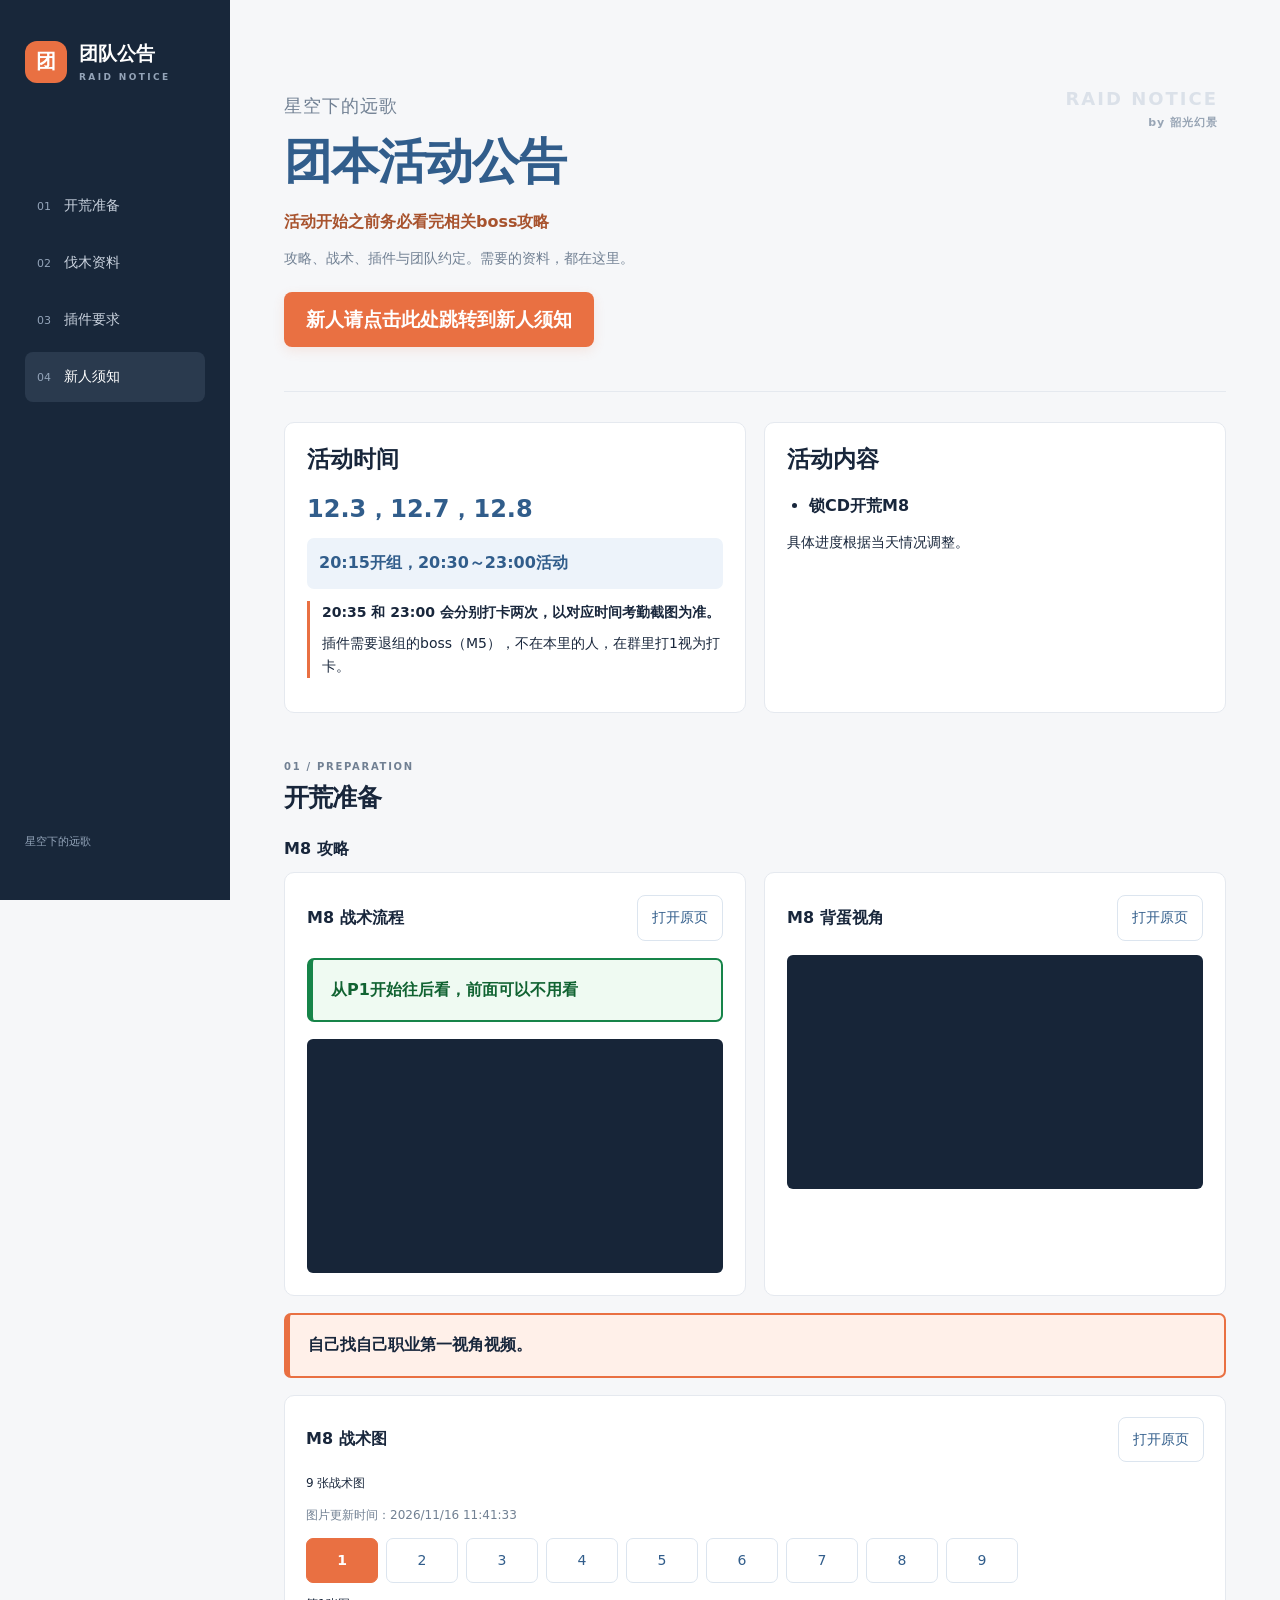
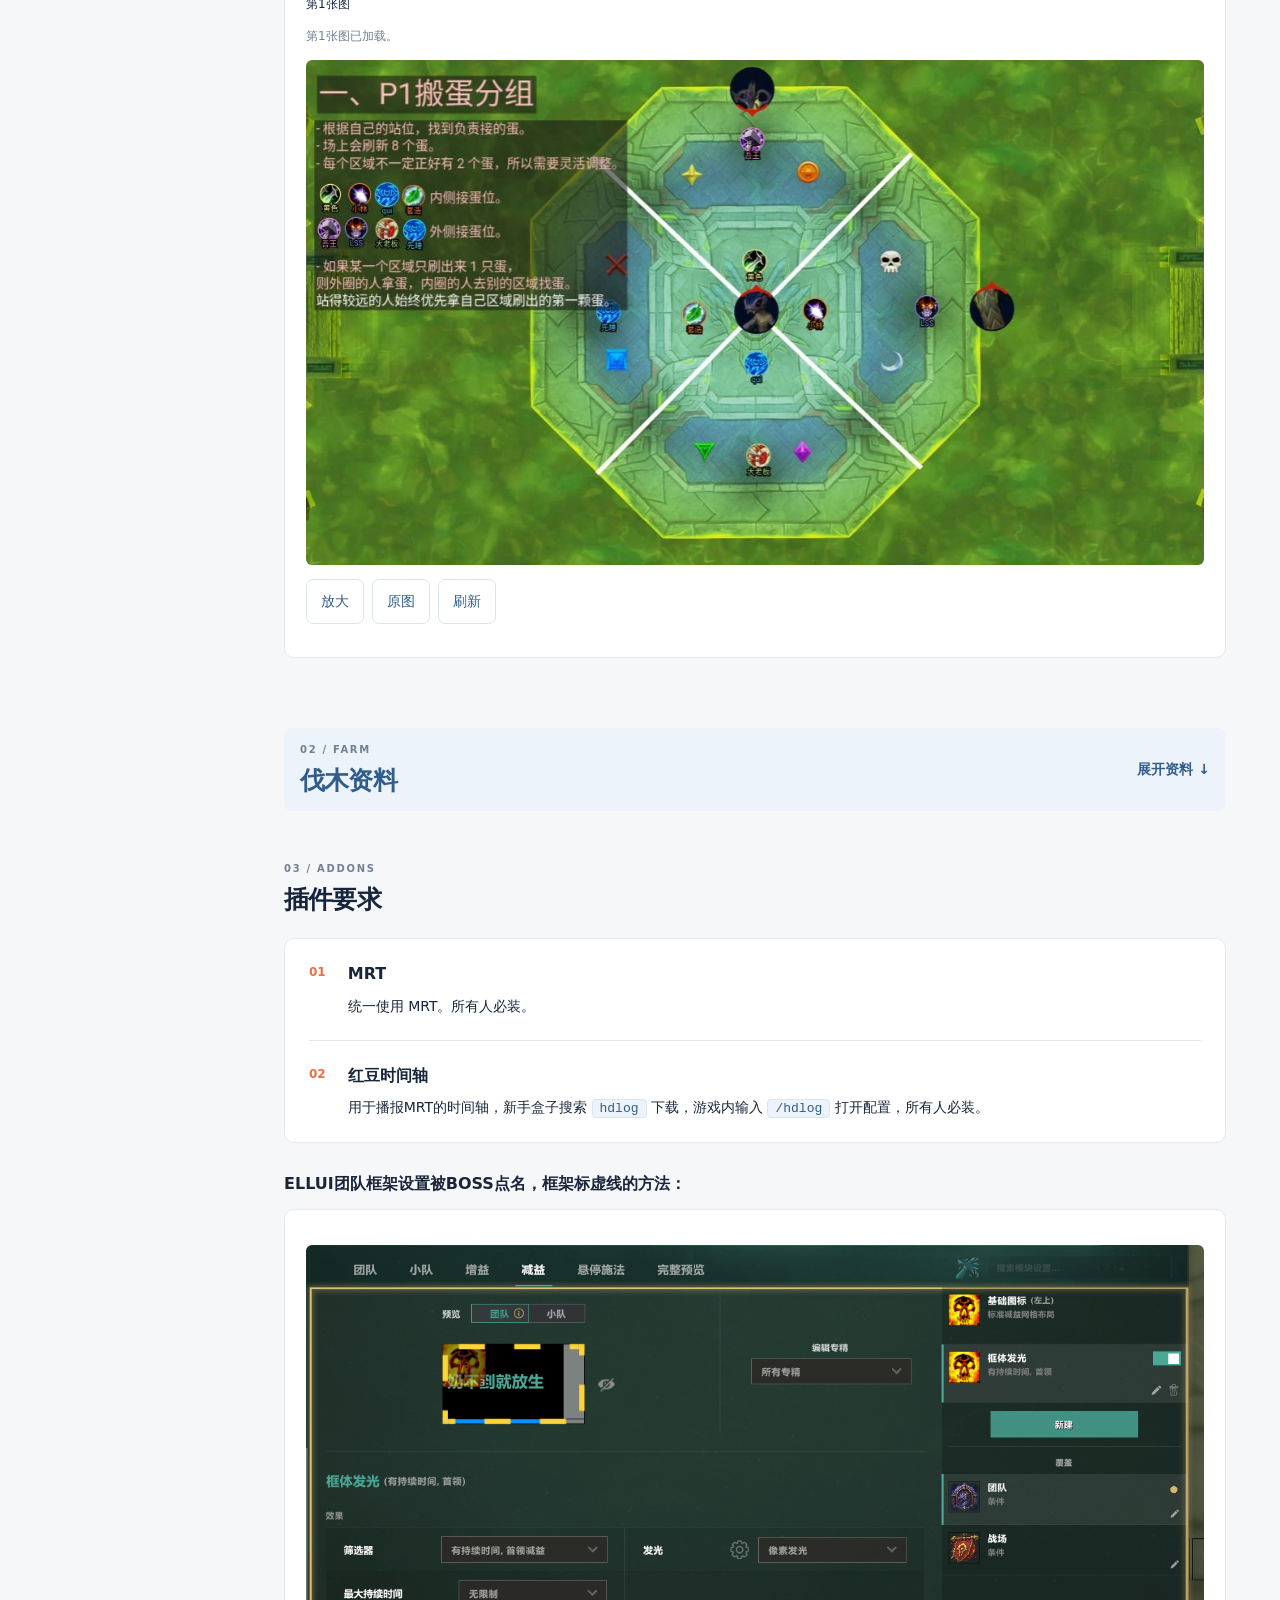
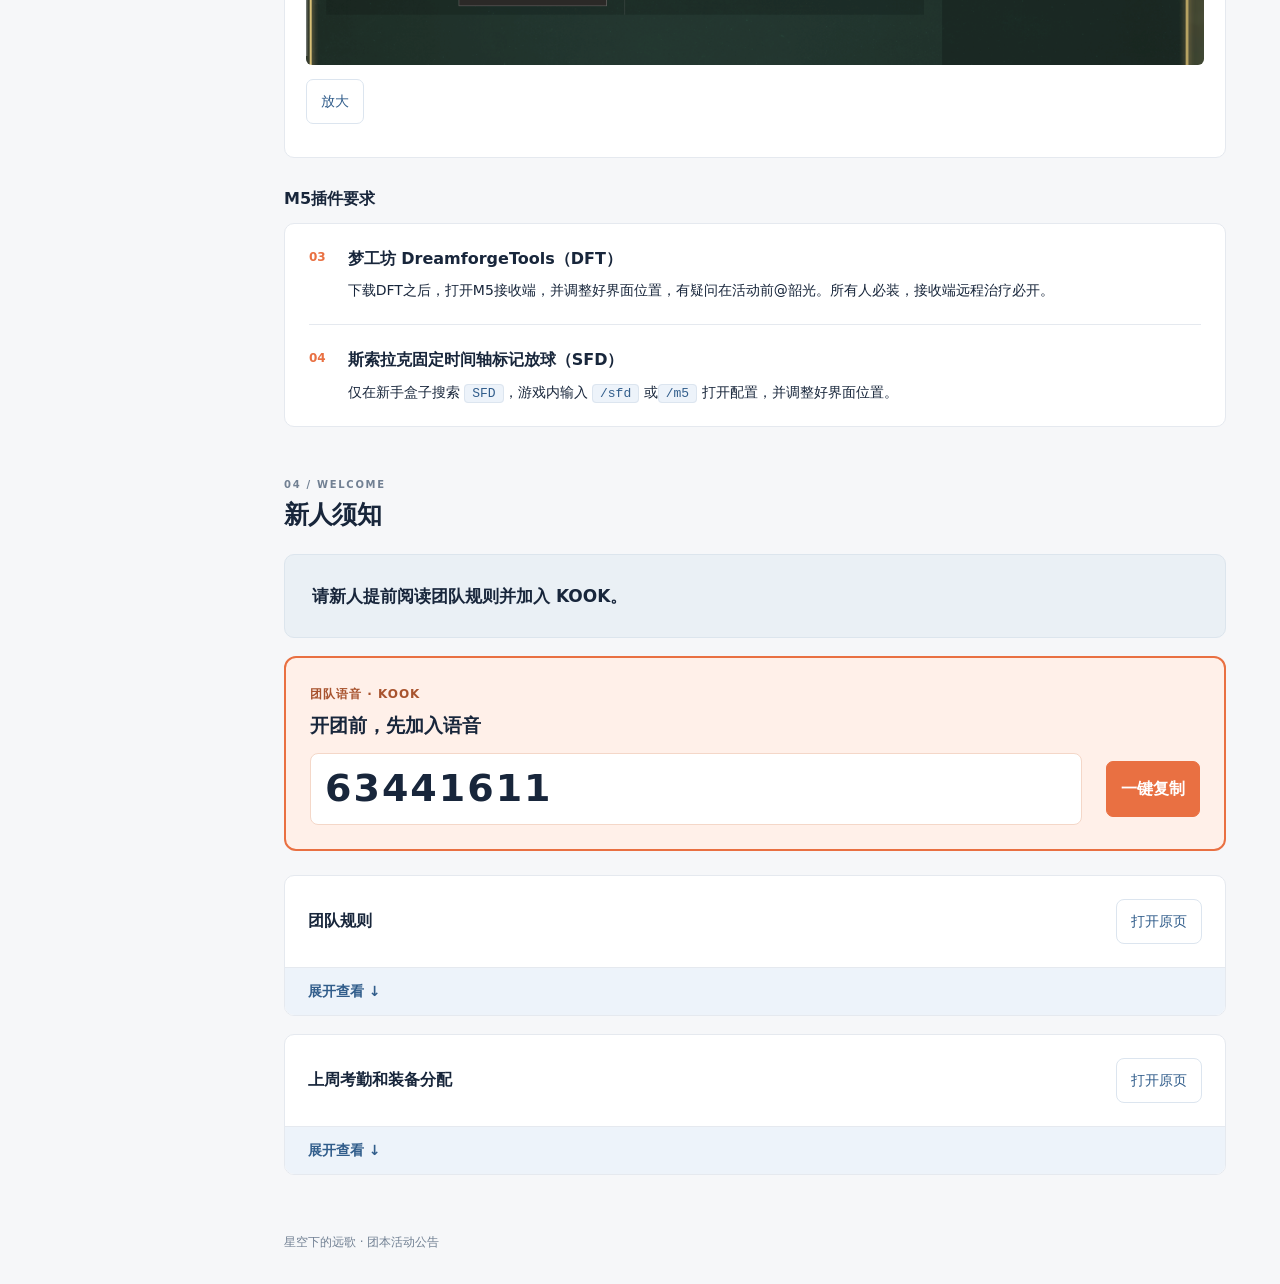
<file: index.html>
<!DOCTYPE html>

<html lang="zh-CN"><head><meta charset="utf-8"/><meta content="width=device-width,initial-scale=1" name="viewport"/><meta content="RaidNotice 团队公告：开荒准备、战术图、插件要求和新人须知。" name="description"/><title>wow星空下的远歌·团本活动公告</title><link href="style.css?v=20261110-m8-preparation" rel="stylesheet"/></head><body>
<aside class="sidebar"><div class="brand"><span class="brand-mark"><span class="brand-glyph">团</span></span><div>团队公告<small>RAID NOTICE</small></div></div><nav aria-label="公告章节"><a class="active" href="#preparation"><span>01</span> 开荒准备</a><a href="#farm"><span>02</span> 伐木资料</a><a href="#addons"><span>03</span> 插件要求</a><a href="#newcomers"><span>04</span> 新人须知</a></nav><p class="sidebar-foot">星空下的远歌</p></aside>
<main id="top"><header class="hero"><h1><small class="team-name">星空下的远歌</small><span class="activity-title">团本活动公告</span></h1><p class="hero-reminder">活动开始之前务必看完相关boss攻略</p><p>攻略、战术、插件与团队约定。需要的资料，都在这里。</p><a class="newcomer-jump" href="#newcomers">新人请点击此处跳转到新人须知</a><div aria-hidden="true" class="hero-index">RAID NOTICE<small>by 韶光幻景</small></div></header><section aria-label="活动安排" class="activity-overview"><article class="activity-card"><h2>活动时间</h2><p class="activity-dates" id="activity-dates">10.15，10.19，10.20</p><p class="activity-hours">20:15开组，20:30～23:00活动</p><p class="attendance-rule"><strong>20:35 和 23:00 会分别打卡两次，以对应时间考勤截图为准。</strong>插件需要退组的boss（M5），不在本里的人，在群里打1视为打卡。</p></article><article class="activity-card"><h2>活动内容</h2><ul><li>锁CD开荒M8</li></ul><p>具体进度根据当天情况调整。</p></article></section><section class="section" id="preparation"><div class="section-heading"><div><div class="section-num">01 / PREPARATION</div><h2>开荒准备</h2></div></div><h3>M8 攻略</h3><div class="videos">
<article class="video-card"><div class="card-heading"><h3>M8 战术流程</h3><a class="button original-button" href="https://www.bilibili.com/video/BV1yz4g66EVZ/?p=2&amp;spm_id_from=333.1007.top_right_bar_window_history.content.click&amp;vd_source=de78905a588fbd9ed49a69a4bfdb7647" rel="noopener" target="_blank">打开原页</a></div><p class="notice m8-video-note" role="note"><strong>从P1开始往后看，前面可以不用看</strong></p><iframe allow="fullscreen; picture-in-picture" allowfullscreen="" class="video" loading="eager" src="https://player.bilibili.com/player.html?bvid=BV1yz4g66EVZ&amp;p=2&amp;autoplay=0" title="M8战术流程"></iframe></article><article class="video-card"><div class="card-heading"><h3>M8 背蛋视角</h3><a class="button original-button" href="https://www.bilibili.com/video/BV1e7aT6dEEe/?vd_source=de78905a588fbd9ed49a69a4bfdb7647" rel="noopener" target="_blank">打开原页</a></div><iframe allow="fullscreen; picture-in-picture" allowfullscreen="" class="video" loading="eager" src="https://player.bilibili.com/player.html?bvid=BV1e7aT6dEEe&amp;autoplay=0" title="M8背蛋视角"></iframe></article></div><p class="notice m8-timeline-notice" role="note"><strong>自己找自己职业第一视角视频。</strong></p><div id="plan-m8"><article class="plan"><div class="plan-heading"><h3>M8 战术图</h3><a class="plan-original button original-button" href="https://raidplan.io/plan/tbw7bcg8wbqscf5r/" rel="noopener" target="_blank">打开原页</a></div><p class="status">战术图加载中。</p></article></div></section>
<section class="section" id="farm"><details id="farm-details"><summary aria-controls="farm-content" aria-expanded="false"><div class="section-heading"><div><div class="section-num">02 / FARM</div><h2>伐木资料</h2></div><span class="farm-indicator">展开资料 ↓</span></div></summary><div id="farm-content"><div class="farm-m7"><h3>M7 攻略</h3><p class="notice m7-timeline-notice" role="note">做攻略的时候<strong>请按照4治疗配置抄作业。</strong></p><div class="videos">
<article class="video-card"><div class="card-heading"><h3>M7 P1-P2 战术流程</h3><a class="button original-button" href="https://www.bilibili.com/video/BV1jeYA6pE4G/?spm_id_from=333.788.videopod.episodes&amp;bvid=BV1jeYA6pE4G&amp;vd_source=de78905a588fbd9ed49a69a4bfdb7647" rel="noopener" target="_blank">打开原页</a></div><p class="notice m7-timeline-notice" role="note"><strong>削弱后P1为4紫+4绿，视频为旧攻略内容</strong></p><iframe allow="fullscreen; picture-in-picture" allowfullscreen="" class="video" loading="eager" src="https://player.bilibili.com/player.html?bvid=BV1jeYA6pE4G&amp;autoplay=0" title="M7攻略视频"></iframe></article><article class="video-card"><div class="card-heading"><h3>M7 P2.5-P3 战术流程</h3><a class="button original-button" href="https://www.bilibili.com/video/BV1jeYA6pE4G/?spm_id_from=333.788.videopod.episodes&amp;bvid=BV1jeYA6pE4G&amp;vd_source=de78905a588fbd9ed49a69a4bfdb7647&amp;p=2" rel="noopener" target="_blank">打开原页</a></div><iframe allow="fullscreen; picture-in-picture" allowfullscreen="" class="video" loading="eager" src="https://player.bilibili.com/player.html?bvid=BV1jeYA6pE4G&amp;p=2&amp;autoplay=0" title="M7 P2.5-P3 战术流程"></iframe></article><article class="video-card"><div class="card-heading"><h3>M7远程视角（圣糖刺客4奶）</h3><a class="button original-button" href="https://www.bilibili.com/video/BV1NVnP6kEbk" rel="noopener" target="_blank">打开原页</a></div><iframe allow="fullscreen; picture-in-picture" allowfullscreen="" class="video" loading="eager" src="https://player.bilibili.com/player.html?bvid=BV1NVnP6kEbk&amp;autoplay=0" title="M7远程视角（圣糖刺客4奶）"></iframe></article><article class="video-card"><div class="card-heading"><h3>M7治疗视角（4奶）</h3><a class="button original-button" href="https://www.bilibili.com/video/BV1LqJR6NE8w/?vd_source=de78905a588fbd9ed49a69a4bfdb7647" rel="noopener" target="_blank">打开原页</a></div><iframe allow="fullscreen; picture-in-picture" allowfullscreen="" class="video" loading="eager" src="https://player.bilibili.com/player.html?bvid=BV1LqJR6NE8w&amp;autoplay=0" title="M7治疗视角（4奶）"></iframe></article></div><p class="notice m7-timeline-notice" role="note"><strong>自己找自己职业第一视角视频。</strong></p><div id="plan-m7"><article class="plan"><div class="plan-heading"><h3>M7 战术图</h3><a class="plan-original button original-button" href="https://raidplan.io/plan/s9wwvk9tr838vpcr" rel="noopener" target="_blank">打开原页</a></div><p class="status">战术图加载中。</p></article></div><h3 class="addon-subheading">M7开荒插件要求</h3><ul class="addon-list"><li><span aria-hidden="true" class="addon-number">03</span><div class="addon-copy"><strong>梦工坊 DreamforgeTools（DFT）</strong>下载DFT之后，按照下面的截图步骤设置好M7打断。图1中有名字的人必须设置，有问题@韶光。<div class="dft-guide" id="guide-m7-dft"><p class="status">设置截图加载中。</p></div></div></li></ul></div><div class="farm-m6"><h3>M6 · 两份攻略都要看</h3><div class="videos">
<article class="video-card"><div class="card-heading"><h3>M6 攻略（一）</h3><a class="button original-button" href="https://www.bilibili.com/video/BV1U3ee6aEog/" rel="noopener" target="_blank">打开原页</a></div><iframe allow="fullscreen; picture-in-picture" allowfullscreen="" class="video" loading="eager" src="https://player.bilibili.com/player.html?bvid=BV1U3ee6aEog&amp;autoplay=0" title="M6攻略一"></iframe></article>
<article class="video-card"><div class="card-heading"><h3>M6 攻略（二）</h3><a class="button original-button" href="https://www.bilibili.com/video/BV111eU6vEYX/" rel="noopener" target="_blank">打开原页</a></div><iframe allow="fullscreen; picture-in-picture" allowfullscreen="" class="video" loading="eager" src="https://player.bilibili.com/player.html?bvid=BV111eU6vEYX&amp;autoplay=0" title="M6攻略二"></iframe></article></div><div class="m6-roster"><h3>M6 已确认阵容 · 20人（2T / 4H / 14D）</h3><p><strong>坦克（2）：</strong>2血DK坦克。</p><p><strong>治疗（4）：</strong>2奶龙、1神牧、1奶萨。</p><p><strong>输出（14）：</strong>1武器战、1惩戒骑、1湮灭龙、1冰DK、3冰法、2鸟德、1盗贼、1猎人、1元素萨、1噬灭DH、1恶魔术。</p><p><strong>分摊：</strong>右1、左2、近战3。</p></div><div id="plan-m6"><article class="plan"><div class="plan-heading"><h3>M6 战术图</h3><a class="plan-original button original-button" href="https://raidplan.io/plan/3c46bttpqktpfchv" rel="noopener" target="_blank">打开原页</a></div><p class="status">战术图加载中。</p></article></div><p class="notice">务必看完以上攻略，调好插件。</p></div><div class="farm-m5"><h3>M5 · 攻略与战术</h3><div class="videos">
<article class="video-card"><div class="card-heading"><h3>M5 攻略和插件调试</h3><a class="button original-button" href="https://www.bilibili.com/video/BV1ZPbT69ET9" rel="noopener" target="_blank">打开原页</a></div><iframe allow="fullscreen; picture-in-picture" allowfullscreen="" class="video" loading="eager" src="https://player.bilibili.com/player.html?bvid=BV1ZPbT69ET9&amp;autoplay=0" title="M5攻略和插件调试"></iframe></article>
<article class="video-card"><div class="card-heading"><h3>M5 半刀分担讲解</h3><a class="button original-button" href="https://www.bilibili.com/video/BV1gGYE6XEZa/" rel="noopener" target="_blank">打开原页</a></div><iframe allow="fullscreen; picture-in-picture" allowfullscreen="" class="video" loading="eager" src="https://player.bilibili.com/player.html?bvid=BV1gGYE6XEZa&amp;autoplay=0" title="M5半刀分担讲解"></iframe></article></div>
<div id="plan-m5"><article class="plan"><div class="plan-heading"><h3>M5 战术图</h3><a class="plan-original button original-button" href="https://raidplan.io/plan/xtratv5jccb3vxbk" rel="noopener" target="_blank">打开原页</a></div><p class="status">战术图加载中…</p></article></div>
</div><article class="video-card"><div class="card-heading"><h3>M2+4 攻略</h3><a class="button original-button" href="https://www.bilibili.com/video/BV1wNtz6nEUu" rel="noopener" target="_blank">打开原页</a></div><iframe allow="fullscreen; picture-in-picture" allowfullscreen="" class="video" loading="eager" src="https://player.bilibili.com/player.html?bvid=BV1wNtz6nEUu&amp;autoplay=0" title="M2加M4攻略"></iframe></article><div class="plans-grid"><div class="plan-cell"><div id="plan-m2"><article class="plan"><div class="plan-heading"><h3>M2 战术图</h3><a class="plan-original button original-button" href="https://raidplan.io/plan/adztfa8a9afjyqtw" rel="noopener" target="_blank">打开原页</a></div><p class="status">战术图加载中…</p></article></div></div><div class="plan-cell"><div id="plan-h8"><article class="plan"><div class="plan-heading"><h3>H8 战术图</h3><a class="plan-original button original-button" href="https://raidplan.io/plan/eee7zfvugk57pr4d" rel="noopener" target="_blank">打开原页</a></div><p class="status">战术图加载中…</p></article></div></div></div></div></details></section>
<section class="section" id="addons"><div class="section-heading"><div><div class="section-num">03 / ADDONS</div><h2>插件要求</h2></div></div><ul class="addon-list"><li><span aria-hidden="true" class="addon-number">01</span><div class="addon-copy"><strong>MRT</strong>统一使用 MRT。所有人必装。</div></li><li><span aria-hidden="true" class="addon-number">02</span><div class="addon-copy"><strong>红豆时间轴</strong>用于播报MRT的时间轴，新手盒子搜索 <code class="command">hdlog</code> 下载，游戏内输入 <code class="command">/hdlog</code> 打开配置，所有人必装。</div></li></ul><div id="ellui-guide"><h3 class="addon-subheading">ELLUI团队框架设置被BOSS点名，框架标虚线的方法：</h3><article class="plan"><a class="addon-image-link" data-image-title="ELLUI团队框架设置" href="assets/addons/ellui/20261028/boss-target-dashed-frame.png"><img alt="ELLUI团队框架设置被BOSS点名，框架标虚线" class="preview" width="1283" height="600" loading="lazy" decoding="async" src="assets/addons/ellui/20261028/boss-target-dashed-frame.png"/></a><div class="actions"><a class="button addon-image-link" data-image-title="ELLUI团队框架设置" href="assets/addons/ellui/20261028/boss-target-dashed-frame.png">放大</a></div></article></div><h3 class="addon-subheading">M5插件要求</h3><ul class="addon-list"><li><span aria-hidden="true" class="addon-number">03</span><div class="addon-copy"><strong>梦工坊 DreamforgeTools（DFT）</strong>下载DFT之后，打开M5接收端，并调整好界面位置，有疑问在活动前@韶光。所有人必装，接收端远程治疗必开。</div></li><li><span aria-hidden="true" class="addon-number">04</span><div class="addon-copy"><strong>斯索拉克固定时间轴标记放球（SFD）</strong>仅在新手盒子搜索 <code class="command">SFD</code>，游戏内输入 <code class="command">/sfd</code> 或<code class="command">/m5</code> 打开配置，并调整好界面位置。</div></li></ul></section>
<section class="section" id="newcomers"><div class="section-heading"><div><div class="section-num">04 / WELCOME</div><h2>新人须知</h2></div></div><p class="welcome-banner">请新人提前阅读团队规则并加入 KOOK。</p><div class="kook-card"><div class="kook-heading"><span class="kook-label">团队语音 · KOOK</span><strong>开团前，先加入语音</strong></div><label class="sr-only" for="kook-number">KOOK 号码，可手动选择复制</label><input aria-label="KOOK 号码，可手动选择复制" id="kook-number" readonly="" value="63441611"/><button id="copy-kook" type="button">一键复制</button><p aria-live="polite" class="status" id="copy-status"></p></div><div class="document-card"><div class="document-heading"><h3>团队规则</h3><a class="button original-button" href="https://docs.qq.com/doc/DV0VpdXhzbVZ2S01I" rel="noopener" target="_blank">打开原页</a></div><details class="document-details"><summary aria-controls="document-content-1" aria-expanded="false"><span class="document-toggle-label">展开查看 ↓</span></summary><div class="doc-slot" data-title="团队规则腾讯文档" data-url="https://docs.qq.com/doc/DV0VpdXhzbVZ2S01I" id="document-content-1"></div></details></div><div class="document-card"><div class="document-heading"><h3>上周考勤和装备分配</h3><a class="button original-button" href="https://docs.qq.com/sheet/DV3RkT1dOeEhOWXVF?tab=t0yyp2" rel="noopener" target="_blank">打开原页</a></div><details class="document-details"><summary aria-controls="document-content-2" aria-expanded="false"><span class="document-toggle-label">展开查看 ↓</span></summary><div class="doc-slot" data-title="上周考勤和装备分配腾讯表格" data-url="https://docs.qq.com/sheet/DV3RkT1dOeEhOWXVF?tab=t0yyp2" id="document-content-2"></div></details></div></section>
<noscript><section><p>战术图暂时无法显示，请使用 Raidplan 查看；KOOK 号码见上方。</p></section></noscript></main><dialog aria-labelledby="viewer-title" id="image-viewer"><div class="viewer-bar"><h2 id="viewer-title">战术图</h2><button aria-pressed="false" id="viewer-zoom" type="button">原尺寸放大</button><button autofocus="" id="viewer-close" type="button">关闭 ×</button></div><p aria-live="polite" class="status" id="viewer-status"></p><div class="viewer-scroll"><img alt="战术图放大查看" id="viewer-image"/></div><a class="button" id="viewer-original" rel="noopener" target="_blank">单独打开图片</a></dialog><script src="app.js?v=20261110-m8-preparation"></script><footer>星空下的远歌 · 团本活动公告</footer></body></html>
</file>
<file: style.css>
:root{--bg:#f6f7f9;--paper:#fff;--ink:#18263b;--muted:#718093;--line:#e5e9ef;--accent:#e97042;--blue:#315d8b}*{box-sizing:border-box}html{scroll-behavior:smooth}body{margin:0;background:var(--bg);color:var(--ink);font-family:'Noto Sans SC',system-ui,-apple-system,sans-serif;font-size:14px;line-height:1.65}a{color:var(--blue);text-underline-offset:3px;overflow-wrap:anywhere}button,input{font:inherit}button,.button{display:inline-flex;justify-content:center;align-items:center;min-height:44px;padding:10px 14px;border:1px solid #dce5ef;border-radius:7px;background:#fff;color:var(--blue);cursor:pointer;text-decoration:none}button:hover,.button:hover{background:#edf3fa}button[aria-pressed=true]{background:var(--accent);border-color:var(--accent);color:var(--ink);font-weight:700}button:disabled{opacity:.6;cursor:wait}a:focus-visible,button:focus-visible,input:focus-visible{outline:3px solid var(--accent);outline-offset:3px}.sidebar{width:230px;background:#18273a;color:white;position:fixed;inset:0 auto 0 0;padding:38px 25px;display:flex;flex-direction:column;z-index:2}.brand{display:flex;align-items:center;gap:12px;font-size:19px;font-weight:700}.brand-mark{width:42px;height:42px;display:grid;place-items:center;background:#e97042;border-radius:12px;flex-shrink:0}.brand small{display:block;color:#94a4b8;font-size:9px;letter-spacing:2.4px;margin-top:1px}.nav-label{font-size:10px;letter-spacing:1.5px;color:#8fa0b4;margin:66px 12px 15px}.sidebar nav{display:grid;gap:8px}.sidebar nav a{border-radius:8px;padding:13px 12px;min-height:46px;color:#c9d2de;text-decoration:none}.sidebar nav a span{margin-right:9px;font-size:11px;color:#93a4b9}.sidebar nav a:hover,.sidebar nav a.active{background:#2a3a4e;color:white}.sidebar-foot{margin-top:auto;color:#93a4b9;font-size:11px}main{max-width:1610px;margin-left:230px;padding:24px 54px 0;min-width:0}.hero{position:relative;padding:54px 0 44px;border-bottom:1px solid var(--line)}.hero h1{font-size:48px;line-height:1.3;letter-spacing:-2px;margin:14px 0}.hero h1 span{color:var(--accent)}.hero p{font-size:14px;color:var(--muted);margin:0 0 22px;max-width:70%}.hero-index{position:absolute;right:8px;top:61px;font-size:60px;line-height:1.4;color:#dbe1e9;font-weight:700;letter-spacing:-4px}.hero-index small{display:block;font-size:11px;letter-spacing:1px;text-align:right;color:#98a5b5}.newcomer-jump{display:inline-flex;align-items:center;gap:12px;background:var(--accent);color:var(--ink);font-size:17px;font-weight:800;min-height:50px;border-radius:8px;padding:12px 22px;text-decoration:none;box-shadow:0 4px 12px #e9704220}.section{padding:42px 0 8px;scroll-margin-top:16px;min-width:0}.section-heading{display:flex;align-items:end;justify-content:space-between;margin-bottom:22px}.section-heading h2{font-size:25px;letter-spacing:-.8px;margin:6px 0 0;line-height:1.3}.eyebrow,.section-num{font-size:10px;font-weight:600;color:var(--muted);letter-spacing:1.7px}.notice{background:#fff0e9;border:1px solid #f4d7c8;color:#a8532e;border-radius:7px;padding:12px 16px;margin:17px 0;font-size:14px}.videos,.plans-grid{display:grid;grid-template-columns:repeat(2,minmax(0,1fr));gap:18px}.plan-cell{min-width:0}.video-card{background:var(--paper);border:1px solid var(--line);border-radius:10px;overflow:hidden;padding:22px;min-width:0}.plan{background:var(--paper);border:1px solid var(--line);border-radius:10px;padding:21px;min-width:0;margin:12px 0 20px}h3{font-size:16px;margin:10px 0 10px;font-weight:600}.video{display:block;border:0;width:100%;aspect-ratio:16/9;border-radius:6px;background:#172538}.meta,.status{font-size:12px;overflow-wrap:anywhere}.muted,.status{color:var(--muted)}.error{color:#a72b26}.steps,.actions{display:flex;flex-wrap:wrap;gap:8px;margin:12px 0}.steps button{min-width:72px}.preview{display:block;width:100%;height:auto;border-radius:6px;background:#edf0f3;margin:14px 0}.preview[data-load-state=loading],.preview[data-load-state=error]{opacity:0}.addon-list{list-style:none;border:1px solid var(--line);border-radius:10px;background:#fff;padding:0 24px;margin:0}.addon-list li{display:flex;gap:22px;padding:22px 0;border-bottom:1px solid var(--line)}.addon-list li:last-child{border-bottom:0}.addon-number{font-size:12px;color:var(--accent);font-weight:700;flex-shrink:0;padding-top:2px}.addon-copy{min-width:0;overflow-wrap:anywhere}.addon-copy strong{display:block;font-size:16px;margin-bottom:7px}.command{color:var(--blue);background:#edf3fa;border:1px solid #dce5ef;padding:1px 7px;font-family:monospace;border-radius:4px;font-size:13px;overflow-wrap:anywhere}.welcome-banner{background:#eaf0f5;border:1px solid #dce5ed;border-radius:10px;padding:27px;margin-bottom:18px;font-size:17px;font-weight:650}.kook-card{background:#fff0e9;border:2px solid var(--accent);border-radius:12px;padding:24px;margin:0 0 24px;display:grid;grid-template-columns:minmax(0,1fr) auto;gap:12px 24px;align-items:center}.kook-heading{grid-column:1/-1}.kook-heading strong{display:block;font-size:19px;margin-top:5px}.kook-label{font-size:12px;color:#a8532e;font-weight:700;letter-spacing:1px}#kook-number{background:#fff;border:1px solid #f4d7c8;border-radius:8px;min-width:0;width:100%;font:800 38px/1.4 ui-monospace,monospace;letter-spacing:2px;color:var(--ink);padding:8px 14px;cursor:text}#copy-kook{background:var(--accent);border-color:var(--accent);color:var(--ink);font-weight:800;font-size:16px;min-height:56px}#copy-status{grid-column:1/-1;margin:0;font-size:14px}.document-card{background:#fff;border:1px solid var(--line);border-radius:10px;overflow:hidden;margin-bottom:18px}.document-heading{padding:23px;display:flex;align-items:center;justify-content:space-between;gap:14px}.document-heading h3,.document-heading p{margin:0}.doc{display:block;width:100%;max-width:100%;height:600px;border:0;border-top:1px solid var(--line)}footer{margin-left:230px;padding:32px 54px;color:var(--muted);font-size:12px}.sr-only{position:absolute;width:1px;height:1px;padding:0;margin:-1px;overflow:hidden;clip:rect(0,0,0,0);white-space:nowrap;border:0}#image-viewer{width:min(96vw,1300px);max-width:96vw;height:min(90dvh,1000px);max-height:90dvh;padding:18px;border:0;border-radius:12px;overflow:hidden;color:var(--ink);background:white}#image-viewer[open]{display:grid;grid-template-rows:auto auto minmax(0,1fr) auto;gap:10px}#image-viewer::backdrop{background:#142236d9}.viewer-bar{display:flex;align-items:center;gap:10px;flex-wrap:wrap}.viewer-bar h2{font-size:18px;margin:0 auto 0 0}.viewer-scroll{overflow:auto;min-width:0;min-height:0;background:var(--bg);border-radius:6px;overscroll-behavior:contain}.viewer-scroll img{display:block;width:100%;height:auto}.viewer-scroll img[aria-busy=true]{opacity:0}#viewer-status{margin:0}#viewer-close{background:var(--accent);border-color:var(--accent);font-weight:700;color:var(--ink)}@media(max-width:1100px){main{padding-left:28px;padding-right:28px}.hero-index{font-size:44px}.hero h1{font-size:42px}.hero p{max-width:65%}}@media(max-width:760px){.sidebar{position:static;width:auto;inset:auto;padding:18px 16px}.brand{font-size:18px}.nav-label,.sidebar-foot{display:none}.sidebar nav{grid-template-columns:repeat(2,minmax(0,1fr));gap:7px;margin-top:14px}.sidebar nav a{padding:10px 12px;background:#223349;min-width:0;min-height:44px}.sidebar nav a span{margin-right:6px}main{margin-left:0;padding:14px 16px 0}.hero{padding:24px 0 28px}.hero h1{font-size:34px;letter-spacing:-1px;margin:12px 0}.hero p{max-width:none;line-height:1.7}.hero-index{display:none}.newcomer-jump{width:100%;justify-content:center;padding:12px 10px;font-size:16px}.section{padding-top:30px;scroll-margin-top:16px}.section-heading h2{font-size:24px}.videos,.plans-grid{grid-template-columns:1fr}.video-card,.plan{padding:16px}.addon-list{padding:0 16px}.addon-list li{gap:14px}.welcome-banner{padding:18px;font-size:16px}.kook-card{grid-template-columns:minmax(0,1fr);padding:18px;gap:12px}#kook-number{font-size:32px;letter-spacing:1px;padding:8px 10px}#copy-kook{width:100%}.document-heading{padding:18px;flex-direction:column;align-items:flex-start;gap:8px}.doc{height:clamp(380px,63dvh,590px)}footer{margin-left:0;padding:28px 16px}#image-viewer{padding:12px}.viewer-bar h2{width:100%;font-size:16px}.viewer-bar button{flex:1;min-width:0}}@media(prefers-reduced-motion:reduce){html{scroll-behavior:auto}}
.video-card>p a,.plan-cell>p a,#preparation>p>a,.document-heading a{display:inline-flex;align-items:center;min-height:44px}
.sidebar nav{margin-top:96px}.hero h1{letter-spacing:-1px}.hero h1 .team-name{display:block;font-size:18px;line-height:1.6;font-weight:500;letter-spacing:1px;color:var(--muted);margin-bottom:9px}.hero h1 .activity-title{display:block;font-size:48px;line-height:1.3;color:var(--accent)}@media(max-width:1100px){.hero h1 .activity-title{font-size:42px}}@media(max-width:760px){.sidebar nav{margin-top:14px}.hero h1 .team-name{font-size:16px}.hero h1 .activity-title{font-size:34px}}
.hero .hero-reminder{font-size:16px;font-weight:700;line-height:1.7;color:#a8532e;max-width:100%;margin:16px 0 12px}
.hero .newcomer-jump{color:#fff;font-size:19px;line-height:1.6;white-space:normal;text-align:center}
.plan-heading{display:flex;align-items:center;justify-content:space-between;gap:12px}.plan-heading h3{margin:0;min-width:0;flex:1;overflow-wrap:anywhere}.plan-original{flex:0 0 auto;white-space:nowrap;display:inline-flex;align-items:center;min-height:44px}
.card-heading{display:flex;align-items:center;justify-content:space-between;gap:12px;margin-bottom:14px}.card-heading h3{margin:0;flex:1;min-width:0;overflow-wrap:anywhere}.original-button{flex:0 0 auto;white-space:nowrap;min-height:44px;padding:10px 12px;border:1px solid var(--accent);background:#fff0e9;color:#a8532e;font-weight:700}.original-button:hover{background:#fbe1d3}

.document-heading{flex-direction:row;align-items:center}.document-heading h3{flex:1;min-width:0;overflow-wrap:anywhere}#kook-number{font-family:inherit;font-variant-numeric:normal}#copy-kook{color:#fff}#copy-status:empty{display:none}#farm-details>summary{cursor:pointer;list-style:none;min-height:52px;border-radius:8px}#farm-details>summary::-webkit-details-marker{display:none}#farm-details>summary:focus-visible{outline:3px solid var(--accent);outline-offset:4px}#farm-details>summary .section-heading{align-items:center;gap:12px;margin-bottom:0}.farm-indicator{color:#a8532e;font-weight:700;white-space:nowrap}#farm-details:not([open]) .farm-indicator{font-size:0}#farm-details:not([open]) .farm-indicator::after{content:"展开 ＋";font-size:14px}#farm-details[open] .farm-indicator{font-size:0}#farm-details[open] .farm-indicator::after{content:"收起 −";font-size:14px}#farm-details[open]>summary{margin-bottom:22px}

.original-button,.original-button:visited{background:#fff;color:#315d8b;border:1px solid #dce5ef;border-radius:8px;padding:10px 14px;min-height:44px;font-family:inherit;font-weight:700;text-decoration:none}
.original-button:hover{background:#edf3fa;color:#315d8b;border-color:#dce5ef}
#viewer-close{background:#fff;border-color:#dce5ef;color:#315d8b}
.hero-index{font-size:18px;line-height:1.6;letter-spacing:2px;text-align:right;font-weight:600;color:var(--muted)}.hero-index small{font-size:11px;letter-spacing:1px;color:var(--muted)}

.hero h1 .activity-title{color:var(--blue)}.brand-mark{display:flex;align-items:center;justify-content:center;padding:0;font-size:20px;line-height:1;text-align:center;letter-spacing:0;font-weight:700}

.brand-glyph{display:block;transform:translateY(-1.5px)}

.steps button[aria-pressed=true],.steps button[aria-pressed=true]:hover,.steps button[aria-pressed=true]:focus,.steps button[aria-pressed=true]:focus-visible{background:var(--accent);border-color:var(--accent);color:#fff}
.steps button[aria-pressed=true] *{color:inherit}
#farm-details>summary{background:#edf3fa;padding:14px 16px;border:0;border-radius:8px}#farm-details>summary:hover{background:#e4edf7}#farm-details>summary h2{color:var(--blue)}
#farm-details .farm-indicator,#farm-details:not([open]) .farm-indicator,#farm-details[open] .farm-indicator{font-size:14px;color:var(--blue)}#farm-details .farm-indicator::after{content:none}

.original-button,.original-button:visited,.original-button:hover,.original-button:focus{font-weight:400}
#farm-details[open] .farm-indicator::after,#farm-details:not([open]) .farm-indicator::after{content:none}

.hero-index{color:#dbe1e9}.hero-index small{color:#98a5b5}

.document-details>summary{min-height:44px;padding:12px 23px;border-top:1px solid var(--line);background:#edf3fa;color:var(--blue);font-weight:600;cursor:pointer;list-style:none}.document-details>summary::-webkit-details-marker{display:none}.document-details>summary:hover{background:#e4edf7}.document-details>summary:focus-visible{outline:3px solid var(--blue);outline-offset:-3px}@media(max-width:760px){.document-details>summary{padding:12px 18px}}
@media(pointer:fine){.doc-slot[data-url^="https://docs.qq.com/sheet/"]{overflow:hidden;overscroll-behavior-y:contain}}

.activity-overview{display:grid;grid-template-columns:repeat(2,minmax(0,1fr));gap:18px;padding:30px 0 4px}.activity-card{min-width:0;background:var(--paper);border:1px solid var(--line);border-radius:10px;padding:22px}.activity-card h2{font-size:23px;line-height:1.3;margin:0 0 18px}.activity-card p{margin:12px 0}.activity-card .activity-dates{font-size:24px;line-height:1.4;font-weight:750;color:var(--blue)}.activity-card .activity-hours{background:#edf3fa;color:var(--blue);font-size:16px;font-weight:700;padding:12px;border-radius:7px}.attendance-rule{border-left:3px solid var(--accent);padding-left:12px}.attendance-rule strong{display:block;margin-bottom:8px}.activity-card ul{padding-left:22px;margin:12px 0}.activity-card li{margin:8px 0;font-size:16px;font-weight:600}.farm-m5{margin-bottom:28px}@media(max-width:760px){.activity-overview{grid-template-columns:1fr;padding-top:24px;gap:14px}.activity-card{padding:18px}.activity-card h2{font-size:22px}.activity-card .activity-dates{font-size:23px}}

.m7-timeline-notice{border:2px solid var(--accent);border-left-width:6px;background:#fff0e9;color:var(--ink);padding:16px 18px;font-size:16px;line-height:1.8;overflow-wrap:anywhere}.m7-timeline-notice strong{font-weight:750}

.dft-guide{margin-top:16px}.dft-guide .plan{margin-bottom:0}.dft-guide .preview{width:auto;max-width:100%;height:auto;margin-inline:auto}.addon-subheading{margin-top:28px}

/* M8 uses the same preparation layout; the requested viewing note is green. */
.farm-m7{margin-bottom:28px}
.m8-timeline-notice{border:2px solid var(--accent);border-left-width:6px;background:#fff0e9;color:var(--ink);padding:16px 18px;font-size:16px;line-height:1.8;overflow-wrap:anywhere}
.m8-timeline-notice strong,.m8-video-note strong{font-weight:750}
.m8-video-note{border:2px solid #168449;border-left-width:6px;background:#effaf2;color:#116332;padding:16px 18px;font-size:16px;line-height:1.8;overflow-wrap:anywhere}
</file>
